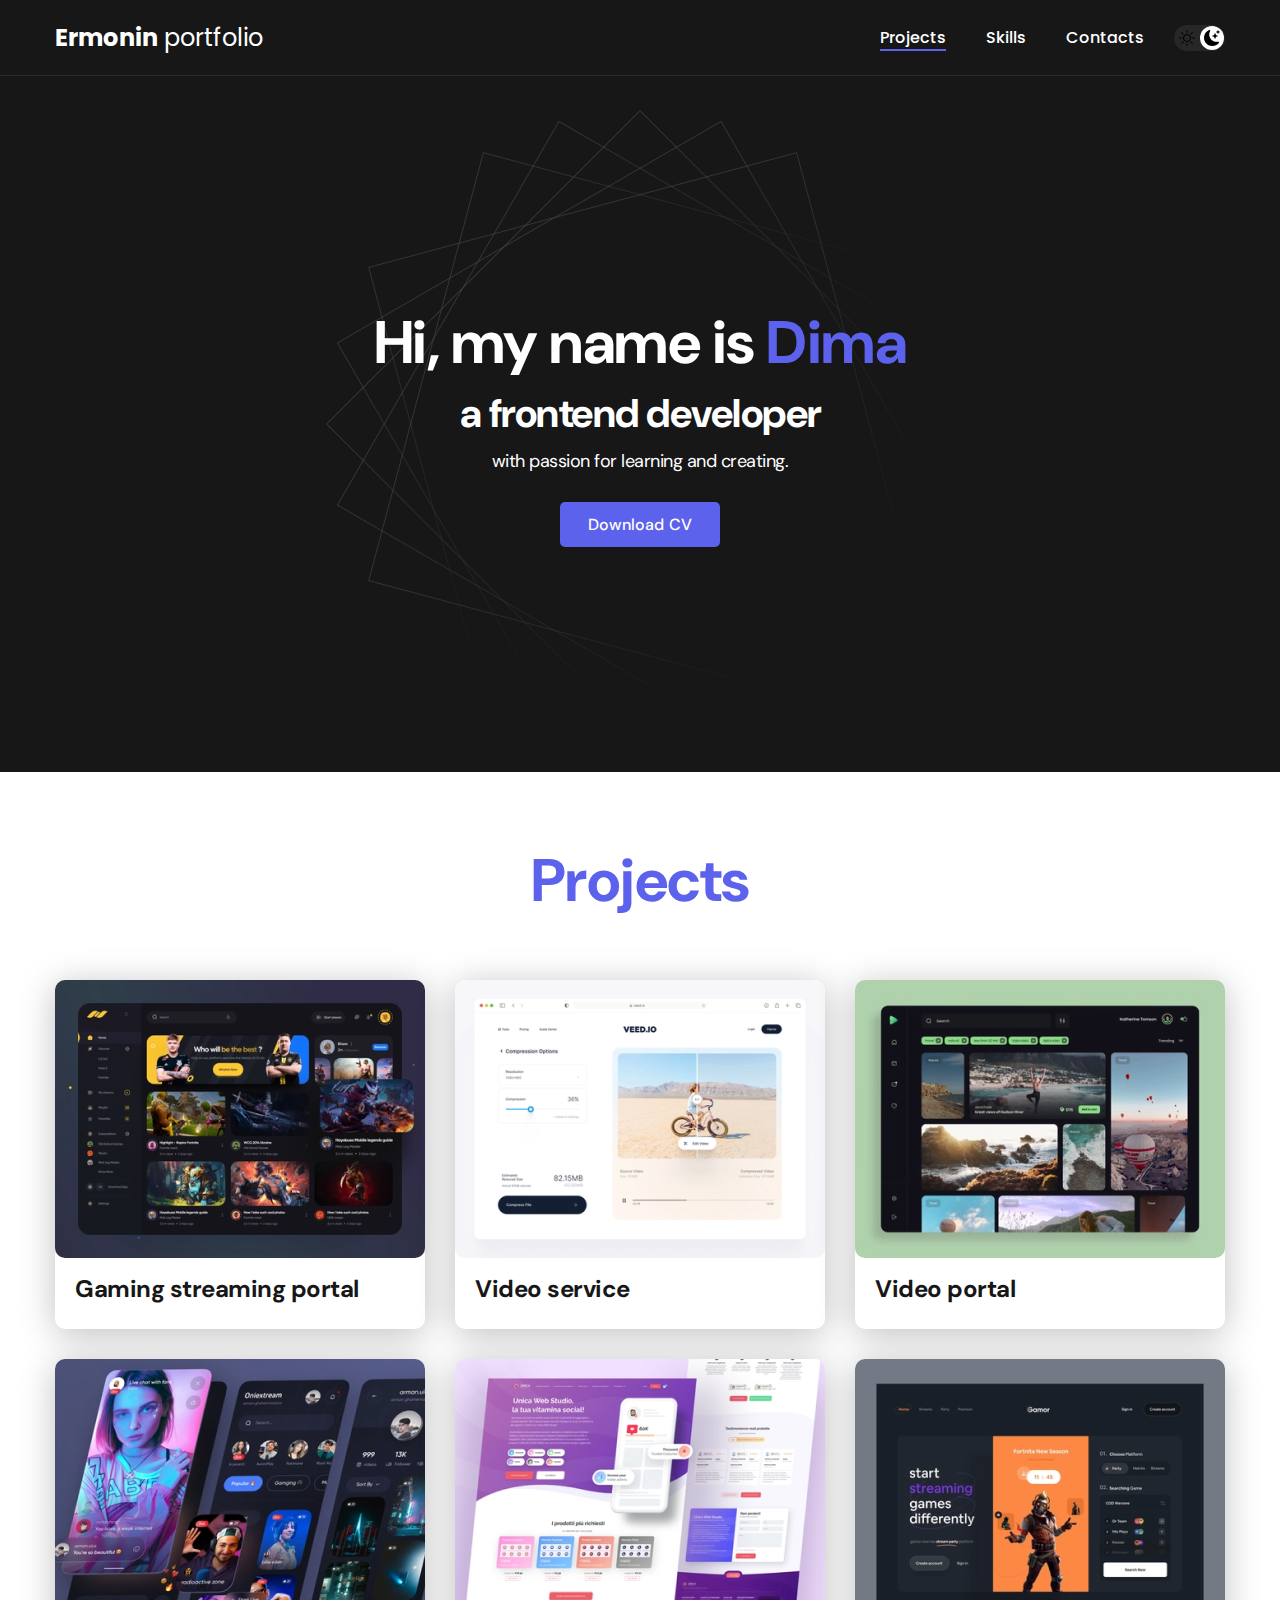
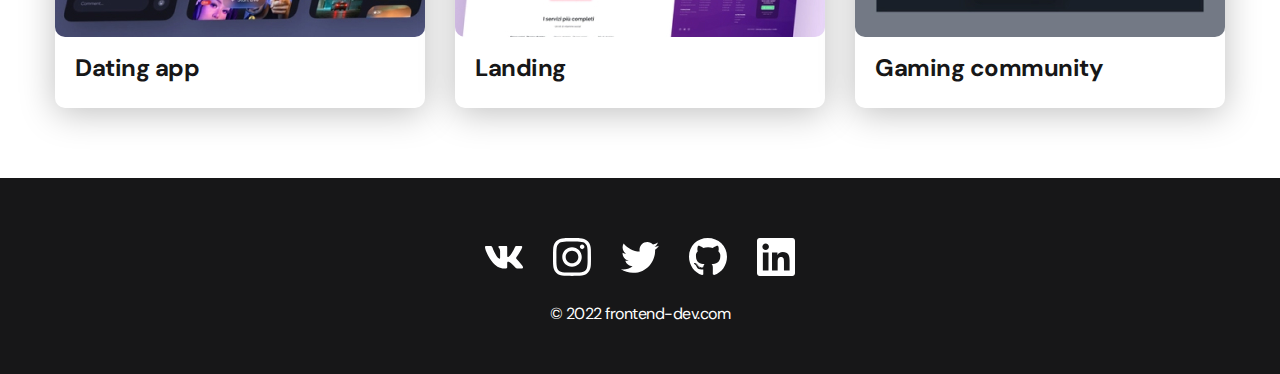
<file: index.html>
<!DOCTYPE html>
<html lang="en">

<head>
  <meta charset="UTF-8">
  <meta name="viewport" content="width=device-width, initial-scale=1.0">
  <link rel="stylesheet" href="./css/style.css">
  <title>Portfolio</title>
</head>

<body>
  <nav class="nav">
    <div class="container">
      <nav class="nav-row">
        <a href="./index.html" class="logo"><strong>Ermonin</strong> portfolio</a>
        <button class="dark-mode-btn dark-mode-btn--active">
          <img src="./img/icons/Sun.svg" alt="light mode" class="dark-mode-btn__icon">
          <img src="./img/icons/Moon.svg" alt="dark mode" class="dark-mode-btn__icon">
        </button>
        <ul class="nav-list">
          <li class="nav-list__item"><a href="./index.html" class="nav-list__link nav-list__link--active">Projects</a>
          </li>
          <li class="nav-list__item"><a href="./skills.html" class="nav-list__link">Skills</a></li>
          <li class="nav-list__item"><a href="./contacts.html" class="nav-list__link">Contacts</a></li>
        </ul>
      </nav>
    </div>
  </nav>
  <header class="header">
    <div class="header__wrapper">
      <h1 class="header__title">
        <strong>Hi, my name is <em>Dima</em></strong><br>
        a frontend developer
      </h1>
      <div class="header__text">
        <p>with passion for learning and creating.</p>
      </div>
      <a href="#!" class="btn">Download CV</a>
    </div>
  </header>
  <main class="section">
    <div class="container">
      <h2 class="title-1">Projects</h2>
      <ul class="projects">
        <li class="project">
          <a href="./project-page.html"><img src="./img/project/01.jpg" alt="Project img" class="project__img">
            <h3 class="project__title">Gaming streaming portal</h3>
          </a>

        </li>
        <li class="project">
          <a href="./project-page.html"><img src="./img/project/02.jpg" alt="Project img" class="project__img">
            <h3 class="project__title">Video service</h3>
          </a>
        </li>
        <li class="project">
          <a href="./project-page.html"><img src="./img/project/03.jpg" alt="Project img" class="project__img">
            <h3 class="project__title">Video portal</h3>
          </a>
        </li>
        <li class="project">
          <a href="./project-page.html"><img src="./img/project/04.jpg" alt="Project img" class="project__img">
            <h3 class="project__title">Dating app</h3>
          </a>
        </li>
        <li class="project">
          <a href="./project-page.html"><img src="./img/project/05.jpg" alt="Project img" class="project__img">
            <h3 class="project__title">Landing</h3>
          </a>

        </li>
        <li class="project">
          <a href="./project-page.html"><img src="./img/project/06.jpg" alt="Project img" class="project__img">
            <h3 class="project__title">Gaming community</h3>
          </a>
        </li>
      </ul>
    </div>
  </main>
  <footer class="footer">
    <div class="container">
      <div class="footer__wrapper">
        <ul class="social">
          <li class="social__item">
            <a href="#!"><img src="./img/icons/vk.svg" alt=""></a>
          </li>
          <li class="social__item">
            <a href="#!"><img src="./img/icons/instagram.svg" alt=""></a>
          </li>
          <li class="social__item">
            <a href="#!"><img src="./img/icons/twitter.svg" alt=""></a>
          </li>
          <li class="social__item">
            <a href="https://github.com/erm0nin"><img src="./img/icons/gitHub.svg" alt=""></a>
          </li>
          <li class="social__item">
            <a href="#!"><img class="footer__img" src="./img/icons/linkedIn.svg" alt=""></a>
          </li>
        </ul>
        <div class="copyright">
          <p>© 2022 frontend-dev.com</p>
        </div>
      </div>

    </div>
  </footer>
  <script src="./js/main.js"></script>
</body>

</html>
</file>
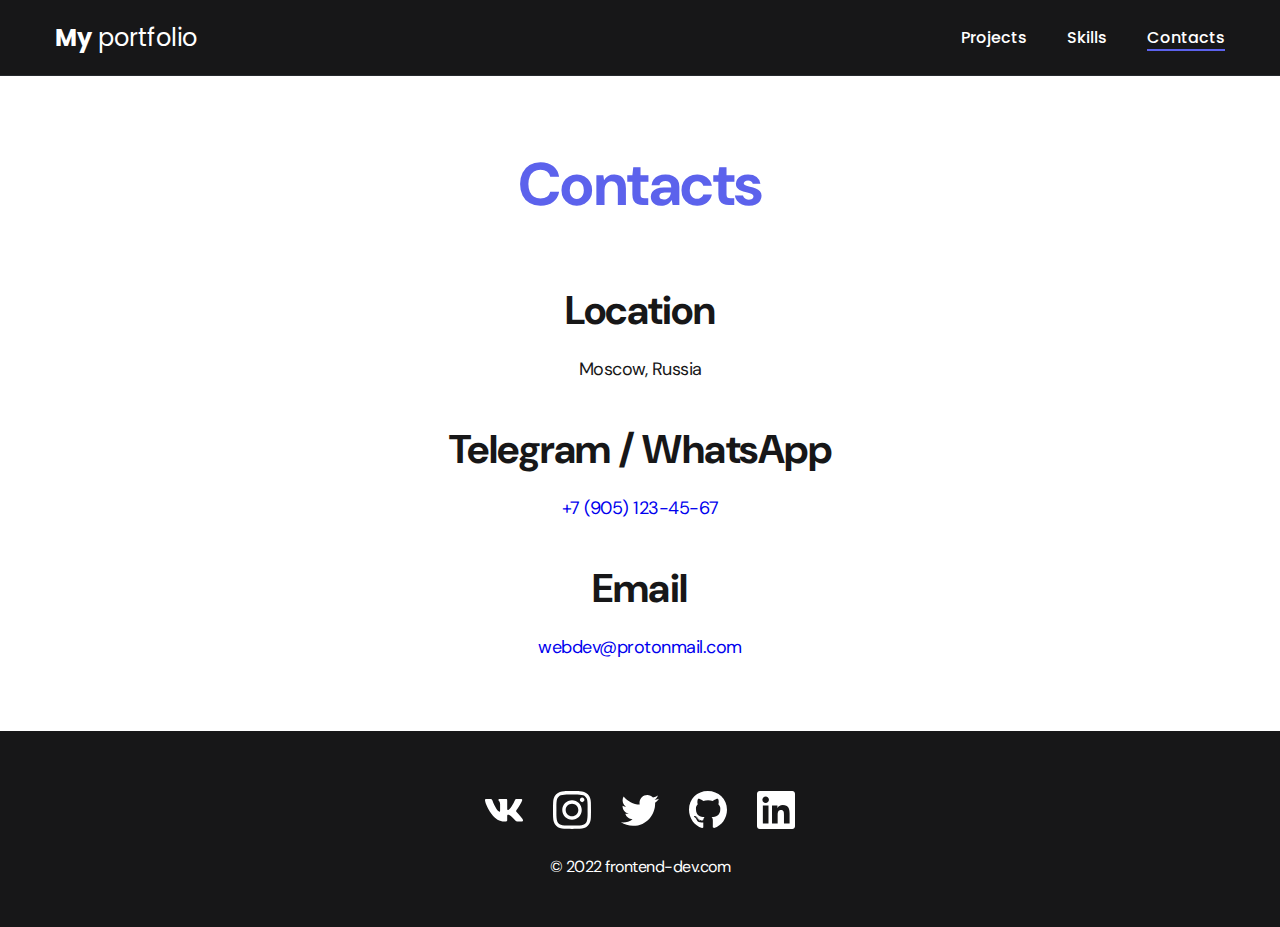
<file: contacts.html>
<!DOCTYPE html>
<html lang="en">

<head>
  <meta charset="UTF-8">
  <meta name="viewport" content="width=device-width, initial-scale=1.0">
  <link rel="stylesheet" href="./css/style.css">
  <title>Portfolio</title>
</head>

<body>
  <nav class="nav">
    <div class="container">
      <nav class="nav-row">
        <a href="./index.html" class="logo"><strong>My</strong> portfolio</a>
        <ul class="nav-list">
          <li class="nav-list__item"><a href="./index.html" class="nav-list__link ">Projects</a>
          </li>
          <li class="nav-list__item"><a href="./skills.html" class="nav-list__link ">Skills</a></li>
          <li class="nav-list__item"><a href="./contacts.html" class="nav-list__link nav-list__link--active">Contacts</a></li>
        </ul>
      </nav>
    </div>
  </nav>
  <main class="section">
    <div class="container">
    
        <h1 class="title-1">Contacts</h1>
        <ul class="content-list">
          <li class="content-list__item">
            <h2 class="title-2">Location </h2>
          <p>Moscow, Russia</p>
          </li>
          <li class="content-list__item">
            <h2 class="title-2">Telegram / WhatsApp </h2>
          <p> <a href="tel:+79051234567">+7 (905) 123-45-67</a></p>
          </li>
          <li class="content-list__item">
            <h2 class="title-2"></a> Email </h2>
          <p> <a href="mailto:webdev@protonmail.com">webdev@protonmail.com</a></p>
          </li> 
        </ul>
        
       
        
      
      
      
    </div>
  </main>
  <footer class="footer">
    <div class="container">
      <div class="footer__wrapper">
        <ul class="social">
          <li class="social__item">
            <a href="#!"><img src="./img/icons/vk.svg" alt=""></a>
          </li>
          <li class="social__item">
            <a href="#!"><img src="./img/icons/instagram.svg" alt=""></a>
          </li>
          <li class="social__item">
            <a href="#!"><img src="./img/icons/twitter.svg" alt=""></a>
          </li>
          <li class="social__item">
            <a href="https://github.com/erm0nin"><img src="./img/icons/gitHub.svg" alt=""></a>
          </li>
          <li class="social__item">
            <a href="#!"><img class="footer__img" src="./img/icons/linkedIn.svg" alt=""></a>
          </li>
        </ul>
        <div class="copyright">
          <p>© 2022 frontend-dev.com</p>
        </div>
      </div>

    </div>
  </footer>
  <script src="./js/main.js"></script>
</body>

</html>
</file>
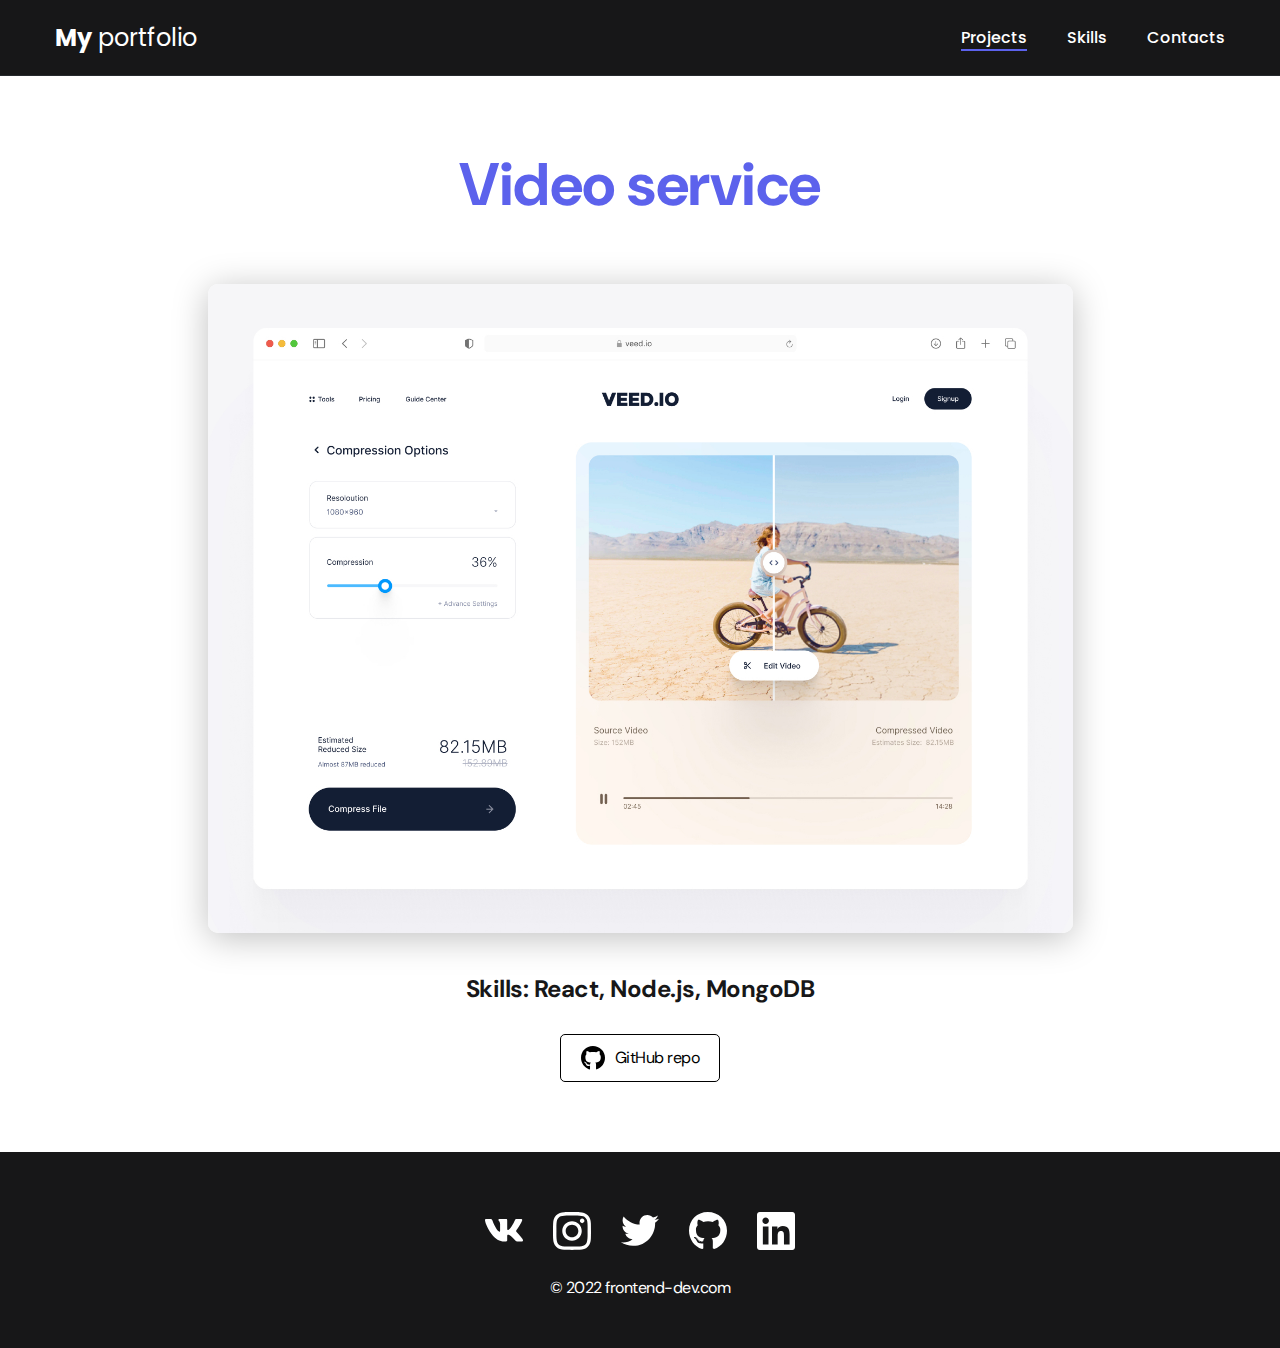
<file: project-page.html>
<!DOCTYPE html>
<html lang="en">

<head>
  <meta charset="UTF-8">
  <meta name="viewport" content="width=device-width, initial-scale=1.0">
  <link rel="stylesheet" href="./css/style.css">
  <title>Portfolio</title>
</head>

<body>
  <nav class="nav">
    <div class="container">
      <nav class="nav-row">
        <a href="./index.html" class="logo"><strong>My</strong> portfolio</a>
        <ul class="nav-list">
          <li class="nav-list__item"><a href="./index.html" class="nav-list__link nav-list__link--active">Projects</a>
          </li>
          <li class="nav-list__item"><a href="./skills.html" class="nav-list__link">Skills</a></li>
          <li class="nav-list__item"><a href="./contacts.html" class="nav-list__link">Contacts</a></li>
        </ul>
      </nav>
    </div>
  </nav>
  <main class="section">
    <div class="container">
      <div class="project-details">
        <h1 class="title-1">Video service</h1>
        <img src="./img/project/02-big.jpg" class="project-details__cover"></img>
        <div class="project-details__desc">
          <p>Skills: React, Node.js, MongoDB</p>
        </div>
        <a href="#!" class="btn-outline">
          <img src="./img/icons/git-dark.svg" alt="">
          GitHub repo
        </a>
      </div>
      
      
    </div>
  </main>
  <footer class="footer">
    <div class="container">
      <div class="footer__wrapper">
        <ul class="social">
          <li class="social__item">
            <a href="#!"><img src="./img/icons/vk.svg" alt=""></a>
          </li>
          <li class="social__item">
            <a href="#!"><img src="./img/icons/instagram.svg" alt=""></a>
          </li>
          <li class="social__item">
            <a href="#!"><img src="./img/icons/twitter.svg" alt=""></a>
          </li>
          <li class="social__item">
            <a href="https://github.com/erm0nin"><img src="./img/icons/gitHub.svg" alt=""></a>
          </li>
          <li class="social__item">
            <a href="#!"><img class="footer__img" src="./img/icons/linkedIn.svg" alt=""></a>
          </li>
        </ul>
        <div class="copyright">
          <p>© 2022 frontend-dev.com</p>
        </div>
      </div>

    </div>
  </footer>
  <script src="./js/main.js"></script>
</body>

</html>
</file>
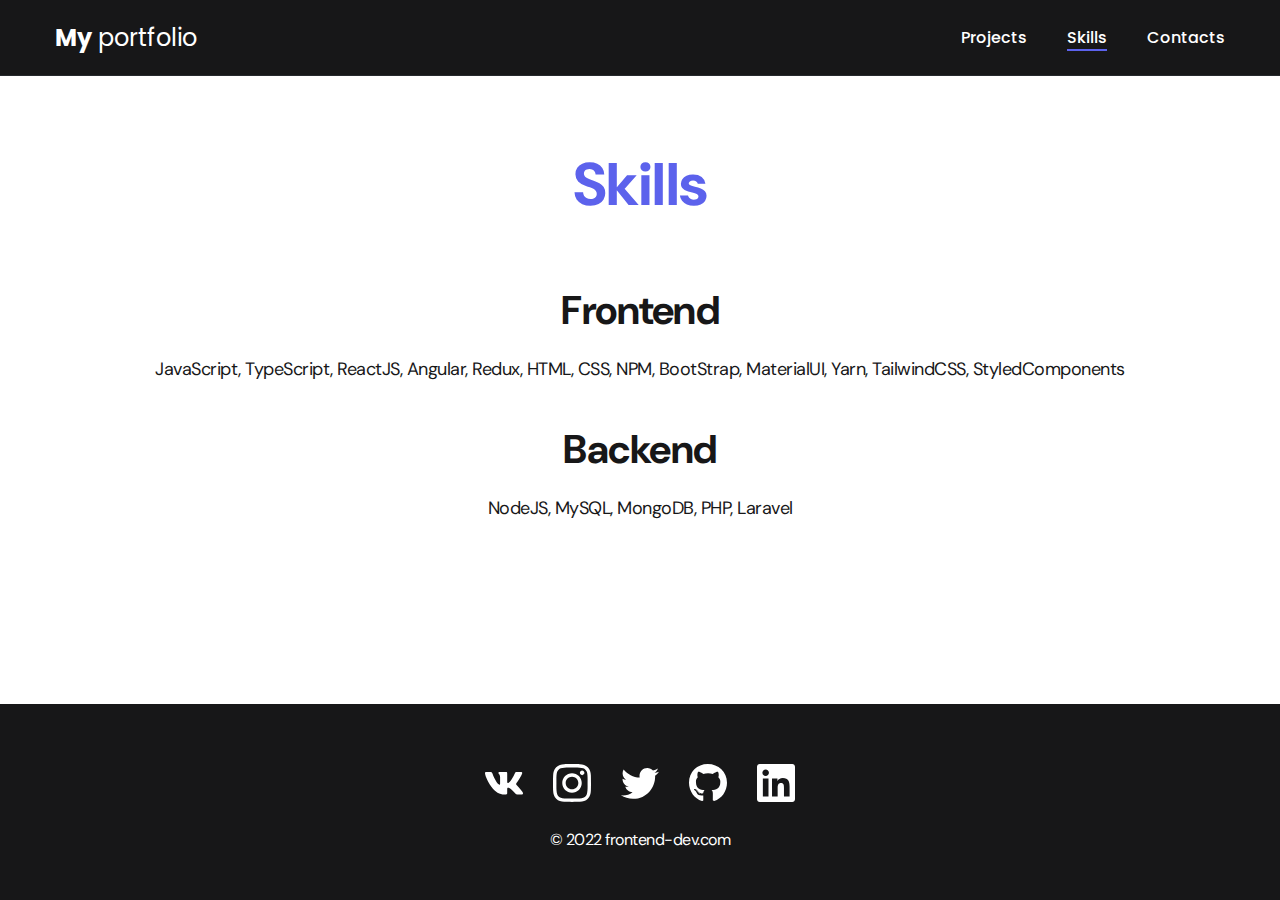
<file: skills.html>
<!DOCTYPE html>
<html lang="en">

<head>
  <meta charset="UTF-8">
  <meta name="viewport" content="width=device-width, initial-scale=1.0">
  <link rel="stylesheet" href="./css/style.css">
  <title>Portfolio</title>
</head>

<body>
  <nav class="nav">
    <div class="container">
      <nav class="nav-row">
        <a href="./index.html" class="logo"><strong>My</strong> portfolio</a>
        <ul class="nav-list">
          <li class="nav-list__item"><a href="./index.html" class="nav-list__link ">Projects</a>
          </li>
          <li class="nav-list__item"><a href="./skills.html" class="nav-list__link nav-list__link--active">Skills</a></li>
          <li class="nav-list__item"><a href="./contacts.html" class="nav-list__link">Contacts</a></li>
        </ul>
      </nav>
    </div>
  </nav>
  <main class="section">
    <div class="container">
    
        <h1 class="title-1">Skills</h1>
        <ul class="content-list">
          <li class="content-list__item">
            <h2 class="title-2">Frontend </h2>
        <p>JavaScript, TypeScript, ReactJS, Angular, Redux, HTML, CSS, NPM, BootStrap, MaterialUI, Yarn, TailwindCSS, StyledComponents</p>
          </li>
          <li class="content-list__item">
            <h2 class="title-2">Backend </h2>
            <p>NodeJS, MySQL, MongoDB, PHP, Laravel</p>
          </li>
        </ul>
        
       
        
      
      
      
    </div>
  </main>
  <footer class="footer">
    <div class="container">
      <div class="footer__wrapper">
        <ul class="social">
          <li class="social__item">
            <a href="#!"><img src="./img/icons/vk.svg" alt=""></a>
          </li>
          <li class="social__item">
            <a href="#!"><img src="./img/icons/instagram.svg" alt=""></a>
          </li>
          <li class="social__item">
            <a href="#!"><img src="./img/icons/twitter.svg" alt=""></a>
          </li>
          <li class="social__item">
            <a href="https://github.com/erm0nin"><img src="./img/icons/gitHub.svg" alt=""></a>
          </li>
          <li class="social__item">
            <a href="#!"><img class="footer__img" src="./img/icons/linkedIn.svg" alt=""></a>
          </li>
        </ul>
        <div class="copyright">
          <p>© 2022 frontend-dev.com</p>
        </div>
      </div>

    </div>
  </footer>
  <script src="./js/main.js"></script>
</body>

</html>
</file>
<file: css/style.css>
@import "./reset.css";
@import url("https://fonts.googleapis.com/css2?family=DM+Sans:ital,opsz,wght@0,9..40,100..1000;1,9..40,100..1000&family=Poppins:wght@400;500;700&display=swap");

/* font-family: "DM Sans", sans-serif;
font-family: "Poppins", sans-serif;
  font-weight: 400;
  font-style: normal;
}

.poppins-medium {
  font-family: "Poppins", sans-serif;
  font-weight: 500;
  font-style: normal;
}

.poppins-bold {
  font-family: "Poppins", sans-serif;
  font-weight: 700;
  font-style: normal; */

:root {
  --black: #171718;
  --black-border: #26292d;
  --white: #fff;
  --purple: #5c62ec;

  --text-color: var(--black);
  --dark-bg: var(--black);
  --dark-border: var(--black-border);
  --header-text: var(--white);
  --accent: var(--purple);
}

html,
body {
  font-family: "DM Sans", sans-serif;
  letter-spacing: -0.5px;
  color: var(--text-color);
  display: flex;
  height: 100%;
  flex-direction: column;
}

.container {
  margin: 0 auto;
  padding: 0 15px;
  max-width: 1200px;
}

/* Navigation */

.nav {
  padding: 20px 0;
  border-bottom: 1px solid var(--dark-border);
  background-color: var(--dark-bg);
  color: var(--header-text);
  letter-spacing: normal;
  /* position: fixed; */
  /* width: 100%; */
  /* z-index: 3; */
}

.nav-row {
  display: flex;
  justify-content: flex-end;
  align-items: center;
  column-gap: 30px;
  row-gap: 20px;
  flex-wrap: wrap;
}

/* Dark mode */

.dark-mode-btn {
  display: flex;
  justify-content: space-between;
  position: relative;
  width: 51px;
  height: 26px;
  border-radius: 50px;
  background-color: #272727;
  padding: 5px;
  order: 9;
}
.dark-mode-btn::before{
  content: "";
  position: absolute;
  top: 1px;
  left: 1px;
  display: block;
  width: 24px;
  height: 24px;
  border-radius: 50%;
  background-color: var(--white);
  transition: left 0.2s ease-in;

}
.dark-mode-btn__icon {
  position: relative;
}

.dark-mode-btn--active::before{
  left: 26px;
}

.logo {
  color: var(--header-text);
  font-size: 24px;
  font-family: "Poppins", sans-serif;
  margin-right: auto;
}

.logo strong {
  font-weight: 700;
}

.nav-list {
  display: flex;
  align-items: center;
  column-gap: 40px;
  font-size: 16px;
  font-weight: 500;
  font-family: "Poppins", sans-serif;
}

.nav-list__link {
  color: var(--header-text);
  transition: opacity 0.2s ease-in;
}

.nav-list__link:hover {
  opacity: 0.8;
}

.nav-list__link--active {
  position: relative;
}

.nav-list__link--active::before {
  content: "";
  position: absolute;
  left: 0;
  top: 100%;
  display: block;
  height: 2px;
  width: 100%;
  background-color: var(--accent);
}

/* Header */

.header {
  display: flex;
  background-color: var(--dark-bg);
  background-image: url(/img/header-bg.png);
  background-repeat: no-repeat;
  background-size: auto;
  background-position: center;
  color: var(--header-text);
  min-height: 696px;
  padding: 40px 0;
  justify-content: center;
  align-items: center;
  text-align: center;
}
.header__wrapper {
  padding: 0 15px;
  max-width: 660px;
}
.header__title {
  font-size: 40px;
  font-weight: 700;
  line-height: 1.4;
  margin-bottom: 20px;
}

.header__title strong {
  font-size: 60px;
  font-weight: 700;
}

.header__title em {
  font-style: normal;
  color: var(--accent);
}
.header__text {
  margin-bottom: 40px;
  font-size: 18px;
  line-height: 1.333px;
}

.header__text p + p {
  margin-top: 1em;
}
.btn {
  display: inline-block;
  padding: 12px 28px;
  border-radius: 5px;
  background-color: var(--accent);
  color: var(--white);
  letter-spacing: 0.15px;
  font-size: 16px;
  font-weight: 500;
  transition: opacity 0.2s ease-in;
  transition: transform 0.5s;
}

.btn:hover {
  opacity: 0.8;
  transform: scale(105%);
}

.btn:active {
  position: relative;
  top: 1px;
}

/* Main */

.section {
  padding: 70px 0;
}
.title-1 {
  margin-bottom: 60px;
  font-size: 60px;
  font-weight: 700;
  line-height: 1.3;
  color: var(--accent);
  text-align: center;
}
.projects {
  display: flex;
  flex-wrap: wrap;
  column-gap: 30px;
  row-gap: 30px;
  justify-content: center;
  
}
.project {
  max-width: 370px;
  background-color: var(--white);
  box-shadow: 0px 5px 35px rgba(0, 0, 0, 0.25);
  border-radius: 10px;
  transition: transform 0.5s;
  
}

.project:hover{
  transform: scale(105%);
  
}
.project__img {
  border-radius: 10px;
}
.project__title {
  padding: 15px 20px 25px;
  font-weight: 700;
  font-size: 24px;
  line-height: 1.3;
  color: var(--text-color);
}

/* Project details */

.project-details {
  margin: 0 auto;
  max-width: 865px;
  display: flex;
  flex-direction: column;
  align-items: center;
  text-align: center;
}
.project-details__cover {
  max-width: 100%;
  margin-bottom: 40px;
  box-shadow: 0px 5px 35px rgba(0, 0, 0, 0.25);
  border-radius: 10px;
  transition: transform 0.5s;
}

.project-details__cover:hover{
  transform: scale(105%);
}
.project-details__desc {
  font-weight: 700;
  font-size: 24px;
  line-height: 1.3;
  margin-bottom: 30px;
}
.btn-outline {
  display: flex;
  column-gap: 10px;
  align-items: center;
  height: 48px;
  border-radius: 5px;
  padding: 12px 20px;
  border: 1px solid #000;
  color: #000;
  transition: opacity 0.2s ease-in;
  transition: transform 0.5s;
  
}

.btn-outline:hover {
  opacity: 0.8;
  transform: scale(105%);
}

.btn-outline:active {
  position: relative;
  top: 1px;
}


/* Footer */

.footer {
  background-color: var(--dark-bg);
  color: var(--header-text);
  padding: 60px 0 50px;
  margin-top: auto;
  
}

.footer__wrapper {
  display: flex;
  flex-direction: column;
  align-items: center;
  row-gap: 27px;
}
.social {
  display: flex;
  column-gap: 30px;
  align-items: center;
}
.social__item {
  transition: transform 0.5s;
}
.social__item:hover{
  transform: scale(120%);
}
.copyright {
  font-size: 16px;
}


/* Skills */

.content-list {
  min-width: 570px;
  display: flex;
  flex-direction: column;
  align-items: center;
  text-align: center;
  row-gap: 40px;
  margin: 0 auto;
}

.content-list a{
  column-gap: var(--accent);
}
.content-list__item {
  font-size: 18px;
  line-height: 1.5;

}
.title-2 {
  font-size: 40px;
  line-height: 1.3;
  margin-bottom: 20px; 
  font-weight: 700; 
}

@media (max-width: 620px){
  .header{
    min-height: unset;
  }
  .nav-row{
    justify-content: space-between;
  }
  .dark-mode-btn{
    order: 0 ;
  }

  .header__title{
    font-size: 30px;
  }

  .header__title strong{
    font-size: 40px;
  }
  .section{
    padding: 40px 0;
  }

  .title-1{
    font-size: 40px;
    margin-bottom: 30px;
  }

  .project__title{
    font-size: 22px;
  }

  .footer{
    padding: 40px 0 30px;
  }

  .footer__wrapper{
    row-gap: 20px;
  }

  .social{
    column-gap: 20px;
  }

  .social__item{
    width: 28px;
  }

  .title-2{
    font-size: 30px;
    margin-bottom: 10px;
  }
  .content-list{
    row-gap: 20px ;
  }

  .content-list__item{
    font-size: 16px ;
  }

  .project-details__desc{
    font-size: 22px;
    margin-bottom: 20px;
  }
}
</file>
